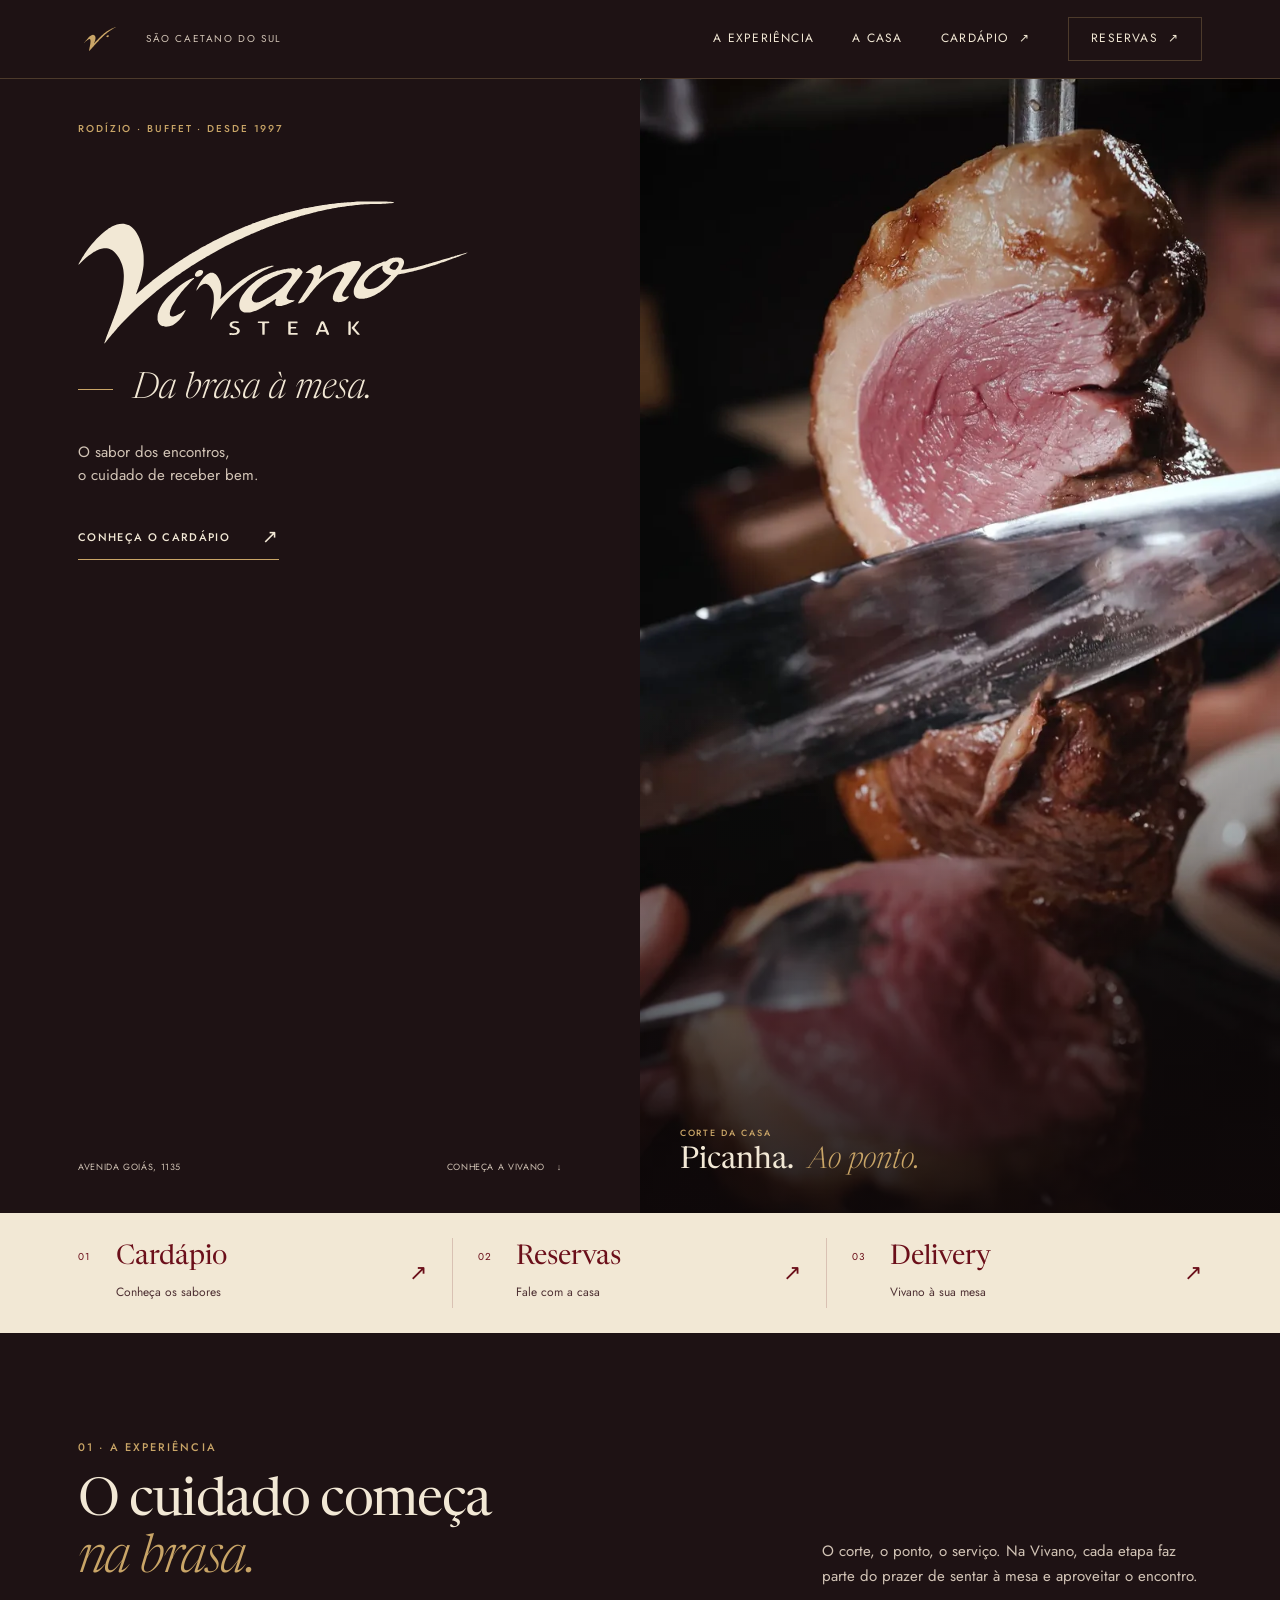
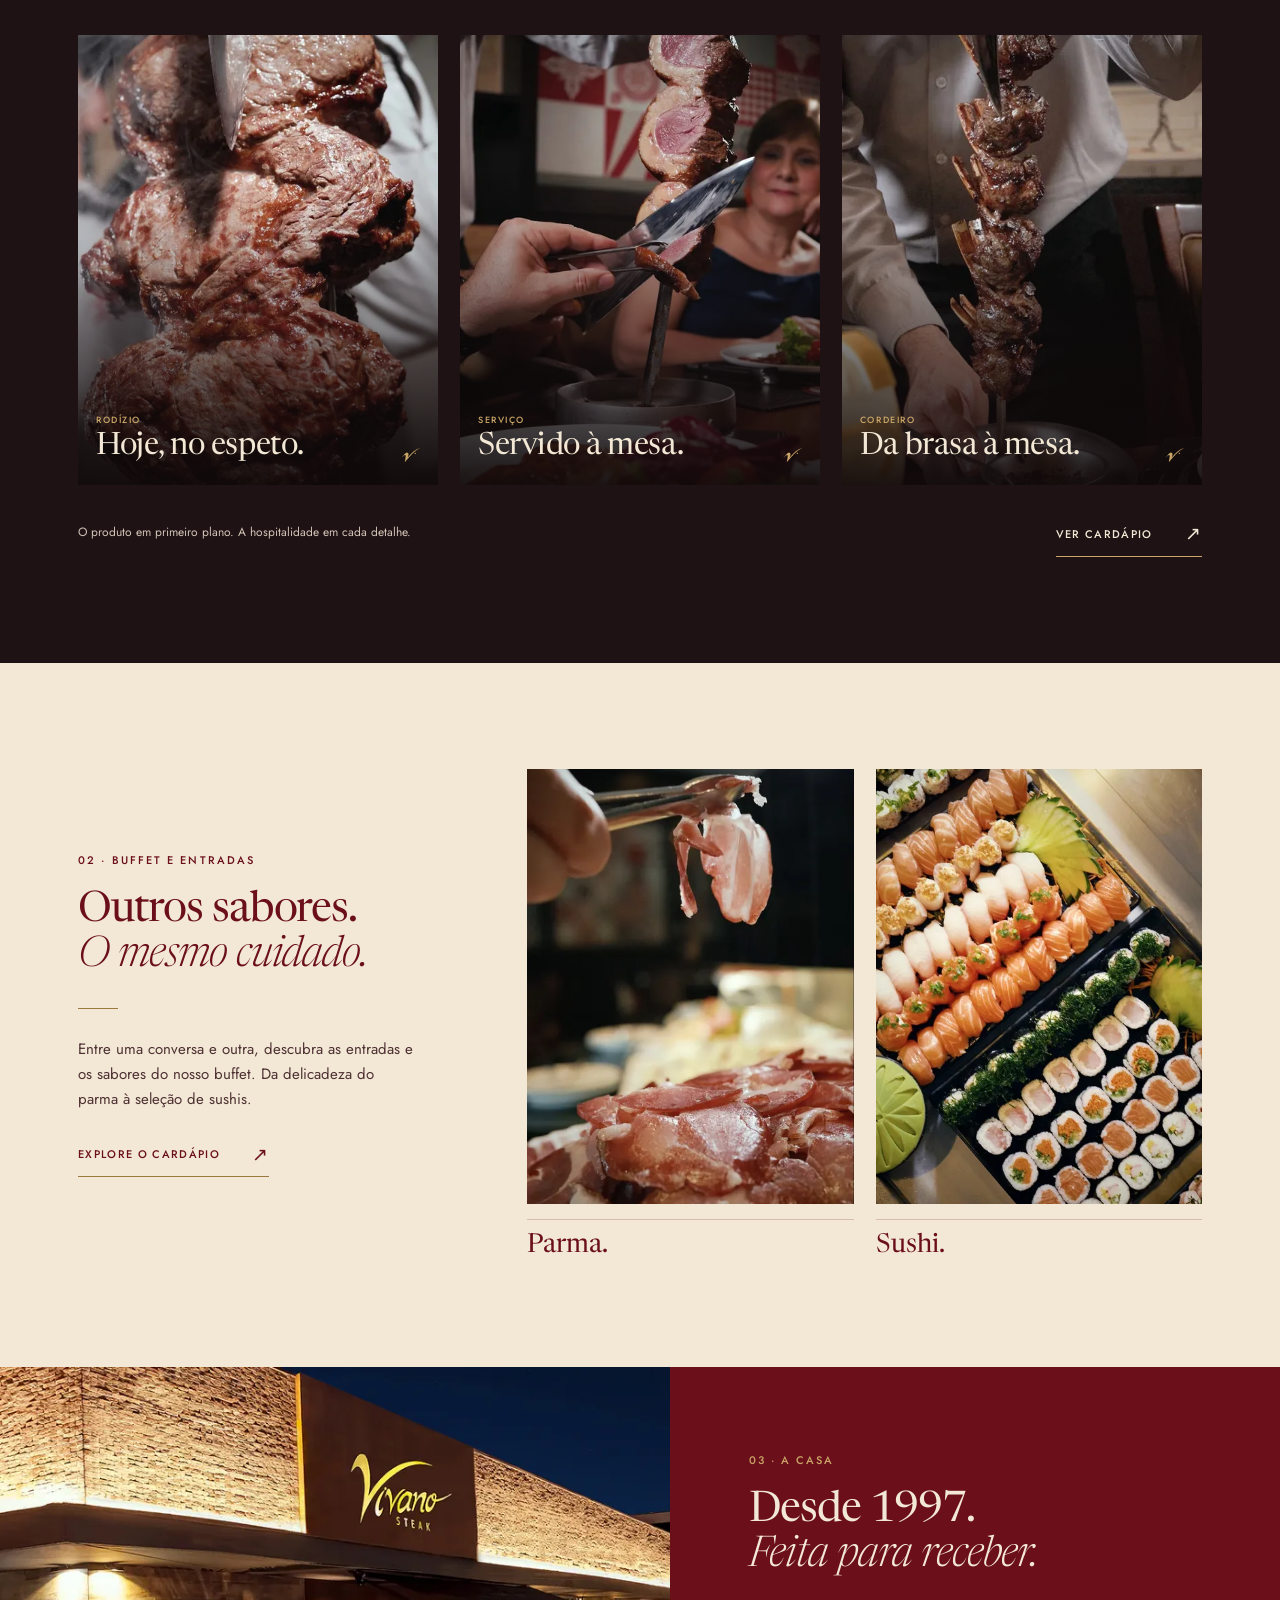
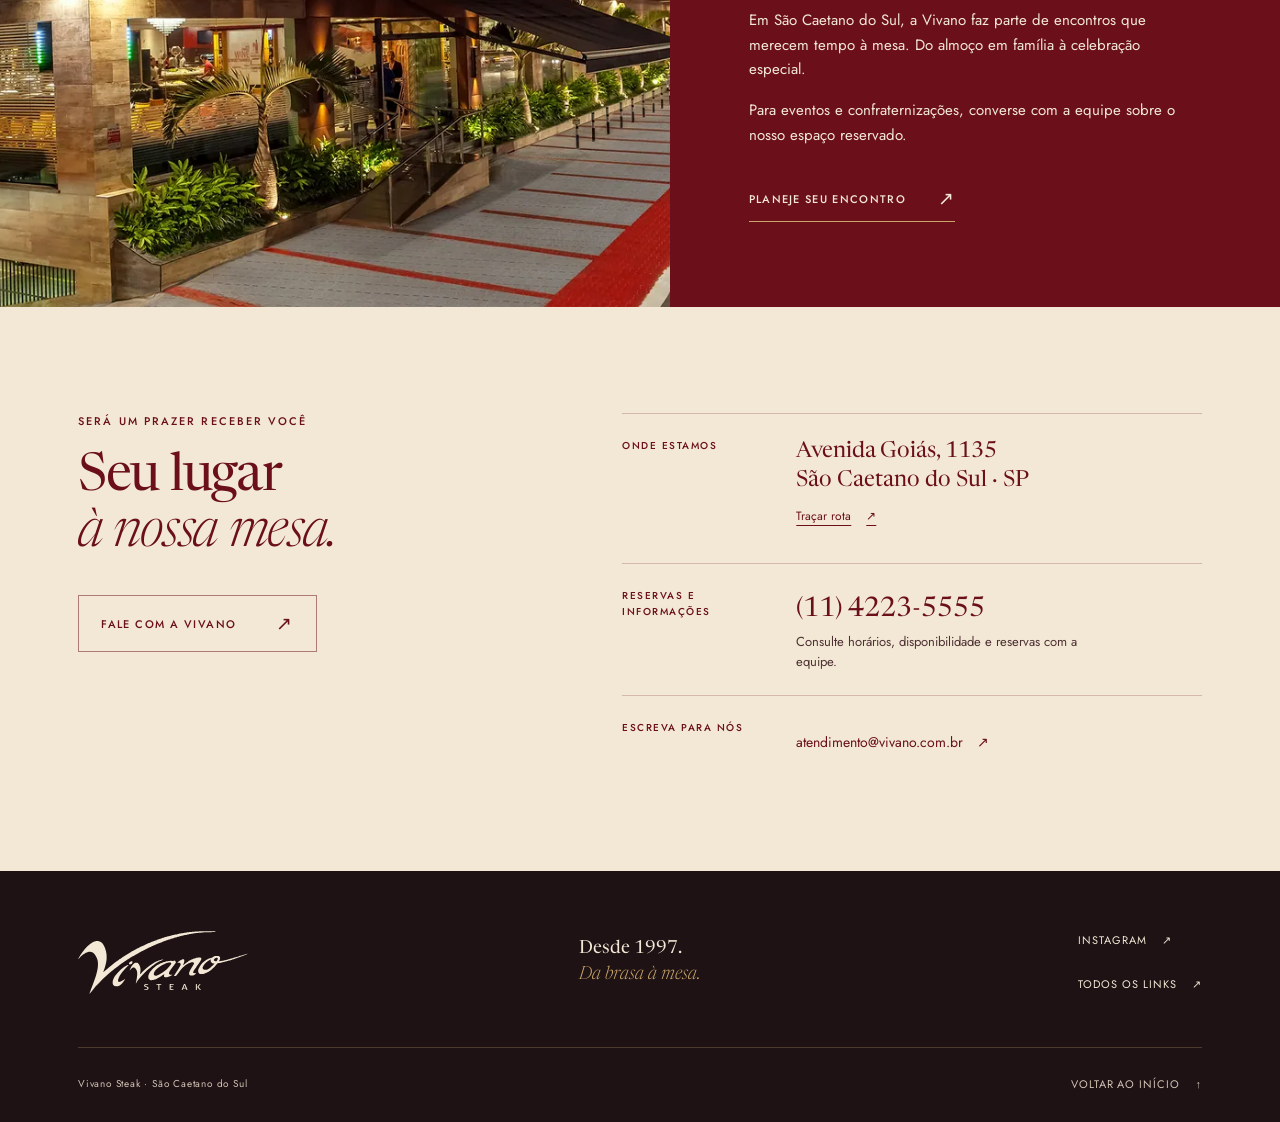
<file: index.html>
<!doctype html>
<html lang="pt-BR">
<head>
  <meta charset="utf-8">
  <meta name="viewport" content="width=device-width, initial-scale=1">
  <meta name="theme-color" content="#1e1214">
  <meta name="description" content="Vivano Steak. Desde 1997 em São Caetano do Sul. Conheça a casa, consulte o cardápio, peça delivery e fale conosco para reservas e eventos.">
  <meta property="og:type" content="website">
  <meta property="og:title" content="Vivano Steak · Desde 1997">
  <meta property="og:description" content="Da brasa à mesa. Rodízio, buffet e o prazer de receber em São Caetano do Sul.">
  <title>Vivano Steak · Desde 1997 · São Caetano do Sul</title>
  <link rel="icon" href="assets/v-ouro.svg" type="image/svg+xml">
  <link rel="preload" href="assets/Jost-Regular.woff2" as="font" type="font/woff2" crossorigin>
  <link rel="preload" href="assets/Newsreader-Regular.woff2" as="font" type="font/woff2" crossorigin>
  <link rel="preload" href="assets/picanha-800.webp" as="image" type="image/webp" imagesrcset="assets/picanha-480.webp 480w, assets/picanha-800.webp 800w, assets/picanha-1042.webp 1042w" imagesizes="(min-width: 900px) 50vw, 100vw">
  <script>document.documentElement.classList.add('js')</script>
  <link rel="stylesheet" href="styles.css">
  <script src="site.js" defer></script>
  <script type="application/ld+json">{"@context":"https://schema.org","@type":"Restaurant","name":"Vivano Steak","telephone":"+55 11 4223-5555","email":"atendimento@vivano.com.br","address":{"@type":"PostalAddress","streetAddress":"Avenida Goiás, 1135","addressLocality":"São Caetano do Sul","addressRegion":"SP","addressCountry":"BR"},"servesCuisine":"Churrasco"}</script>
</head>
<body>
  <a class="skip-link" href="#conteudo">Pular para o conteúdo</a>
  <header class="site-header" data-open="false">
    <div class="header-inner">
      <a class="header-mark" href="./" aria-label="Vivano Steak — início"><img src="assets/v-ouro.svg" width="40" height="31" alt=""></a>
      <span class="header-location">São Caetano do Sul</span>
      <button class="menu-toggle" aria-expanded="false" aria-controls="menu-principal"><span>Menu</span><svg width="20" height="14" viewBox="0 0 20 14" aria-hidden="true"><path d="M0 2H20M0 12H20"/></svg></button>
      <nav id="menu-principal" class="main-nav" aria-label="Navegação principal">
        <a href="#experiencia">A experiência</a>
        <a href="#casa">A casa</a>
        <a href="https://sites.google.com/view/vivanosteak/card%C3%A1pio">Cardápio <span aria-hidden="true">↗</span></a>
        <a class="nav-contact" href="tel:+551142235555">Reservas <span aria-hidden="true">↗</span></a>
      </nav>
    </div>
  </header>

  <main id="conteudo">
    <section class="cover" aria-labelledby="cover-title">
      <div class="cover-copy">
        <p class="eyebrow cover-eyebrow">Rodízio · Buffet · Desde 1997</p>
        <div class="cover-identity">
          <h1 id="cover-title"><img src="assets/logo-creme.svg" width="330" height="121" alt="Vivano Steak"></h1>
          <p class="cover-signature"><span aria-hidden="true"></span>Da brasa à mesa.</p>
          <p class="cover-description">O sabor dos encontros,<br>o cuidado de receber bem.</p>
          <a class="line-link" href="https://sites.google.com/view/vivanosteak/card%C3%A1pio">Conheça o cardápio <span aria-hidden="true">↗</span></a>
        </div>
        <div class="cover-foot"><span>Avenida Goiás, 1135</span><a href="#experiencia">Conheça a Vivano <span aria-hidden="true">↓</span></a></div>
      </div>
      <figure class="cover-photo">
        <img src="assets/picanha-800.webp" srcset="assets/picanha-480.webp 480w, assets/picanha-800.webp 800w, assets/picanha-1042.webp 1042w" sizes="(min-width: 900px) 50vw, 100vw" width="1042" height="1846" alt="Picanha da Vivano sendo fatiada diretamente do espeto" fetchpriority="high" decoding="async">
        <figcaption><span class="eyebrow">Corte da casa</span><span>Picanha. <em>Ao ponto.</em></span></figcaption>
      </figure>
    </section>

    <nav class="quick-links" aria-label="Planeje sua visita">
      <a href="https://sites.google.com/view/vivanosteak/card%C3%A1pio"><span class="link-index" aria-hidden="true">01</span><span>Cardápio</span><span class="link-note">Conheça os sabores</span><span class="arrow" aria-hidden="true">↗</span></a>
      <a href="tel:+551142235555"><span class="link-index" aria-hidden="true">02</span><span>Reservas</span><span class="link-note">Fale com a casa</span><span class="arrow" aria-hidden="true">↗</span></a>
      <a href="https://sites.google.com/view/vivanosteak/delivery"><span class="link-index" aria-hidden="true">03</span><span>Delivery</span><span class="link-note">Vivano à sua mesa</span><span class="arrow" aria-hidden="true">↗</span></a>
    </nav>

    <section class="experience section" id="experiencia" aria-labelledby="experience-title">
      <div class="container">
        <div class="section-heading">
          <div><p class="eyebrow">01 · A experiência</p><h2 id="experience-title">O cuidado começa<br><em>na brasa.</em></h2></div>
          <p class="section-description">O corte, o ponto, o serviço. Na Vivano, cada etapa faz parte do prazer de sentar à mesa e aproveitar o encontro.</p>
        </div>
        <div class="product-grid">
          <figure class="photo-card"><img src="assets/espeto-800.webp" srcset="assets/espeto-480.webp 480w, assets/espeto-800.webp 800w" sizes="(min-width: 700px) 30vw, 100vw" width="1104" height="1986" alt="Cortes de carne dourados no espeto" loading="lazy" decoding="async"><figcaption><span class="eyebrow">Rodízio</span><h3>Hoje, no espeto.</h3><img src="assets/v-ouro.svg" width="24" height="19" alt="" loading="lazy"></figcaption></figure>
          <figure class="photo-card"><img src="assets/servico-800.webp" srcset="assets/servico-480.webp 480w, assets/servico-800.webp 800w" sizes="(min-width: 700px) 30vw, 48vw" width="1036" height="1854" alt="Garçom servindo uma fatia de carne à mesa" loading="lazy" decoding="async"><figcaption><span class="eyebrow">Serviço</span><h3>Servido à mesa.</h3><img src="assets/v-ouro.svg" width="24" height="19" alt="" loading="lazy"></figcaption></figure>
          <figure class="photo-card"><img src="assets/cordeiro-800.webp" srcset="assets/cordeiro-480.webp 480w, assets/cordeiro-800.webp 800w" sizes="(min-width: 700px) 30vw, 48vw" width="1108" height="1966" alt="Cordeiro no espeto sendo servido na Vivano" loading="lazy" decoding="async"><figcaption><span class="eyebrow">Cordeiro</span><h3>Da brasa à mesa.</h3><img src="assets/v-ouro.svg" width="24" height="19" alt="" loading="lazy"></figcaption></figure>
        </div>
        <div class="section-foot"><p>O produto em primeiro plano. A hospitalidade em cada detalhe.</p><a class="line-link" href="https://sites.google.com/view/vivanosteak/card%C3%A1pio">Ver cardápio <span aria-hidden="true">↗</span></a></div>
      </div>
    </section>

    <section class="buffet section" aria-labelledby="buffet-title">
      <div class="container buffet-grid">
        <div class="buffet-copy"><p class="eyebrow">02 · Buffet e entradas</p><h2 id="buffet-title">Outros sabores.<br><em>O mesmo cuidado.</em></h2><div class="gold-rule" aria-hidden="true"></div><p>Entre uma conversa e outra, descubra as entradas e os sabores do nosso buffet. Da delicadeza do parma à seleção de sushis.</p><a class="line-link" href="https://sites.google.com/view/vivanosteak/card%C3%A1pio">Explore o cardápio <span aria-hidden="true">↗</span></a></div>
        <div class="buffet-photos">
          <figure><img src="assets/buffet-parma-800.webp" srcset="assets/buffet-parma-480.webp 480w, assets/buffet-parma-800.webp 800w" sizes="(min-width: 900px) 27vw, 48vw" width="1112" height="1984" alt="Fatia de presunto de parma servida no buffet" loading="lazy" decoding="async"><figcaption>Parma.</figcaption></figure>
          <figure><img src="assets/buffet-sushi-800.webp" srcset="assets/buffet-sushi-480.webp 480w, assets/buffet-sushi-800.webp 800w" sizes="(min-width: 900px) 27vw, 48vw" width="1114" height="1982" alt="Seleção de sushis no buffet da Vivano" loading="lazy" decoding="async"><figcaption>Sushi.</figcaption></figure>
        </div>
      </div>
    </section>

    <section class="house" id="casa" aria-labelledby="house-title">
      <div class="house-photo"><img src="assets/fachada-1000.webp" srcset="assets/fachada-640.webp 640w, assets/fachada-1000.webp 1000w, assets/fachada-1455.webp 1455w" sizes="(min-width: 900px) 55vw, 100vw" width="1455" height="855" alt="Fachada iluminada da Vivano Steak, na Avenida Goiás" loading="lazy" decoding="async"></div>
      <div class="house-copy"><p class="eyebrow">03 · A casa</p><h2 id="house-title">Desde 1997.<br><em>Feita para receber.</em></h2><p>Em São Caetano do Sul, a Vivano faz parte de encontros que merecem tempo à mesa. Do almoço em família à celebração especial.</p><p>Para eventos e confraternizações, converse com a equipe sobre o nosso espaço reservado.</p><a class="line-link" href="mailto:atendimento@vivano.com.br?subject=Eventos%20na%20Vivano">Planeje seu encontro <span aria-hidden="true">↗</span></a></div>
    </section>

    <section class="visit section" id="visite" aria-labelledby="visit-title">
      <div class="container visit-grid">
        <div class="visit-intro"><p class="eyebrow">Será um prazer receber você</p><h2 id="visit-title">Seu lugar<br><em>à nossa mesa.</em></h2><a class="outline-button" href="tel:+551142235555">Fale com a Vivano <span aria-hidden="true">↗</span></a></div>
        <div class="visit-info">
          <div class="info-row"><h3>Onde estamos</h3><div><address>Avenida Goiás, 1135<br>São Caetano do Sul · SP</address><a class="inline-link" href="https://www.google.com/maps/search/?api=1&amp;query=Vivano%20Steak%2C%20Avenida%20Goi%C3%A1s%201135%2C%20S%C3%A3o%20Caetano%20do%20Sul">Traçar rota <span aria-hidden="true">↗</span></a></div></div>
          <div class="info-row"><h3>Reservas e informações</h3><div><a class="contact-phone" href="tel:+551142235555">(11) 4223-5555</a><p>Consulte horários, disponibilidade e reservas com a equipe.</p></div></div>
          <div class="info-row"><h3>Escreva para nós</h3><a class="contact-email" href="mailto:atendimento@vivano.com.br">atendimento@vivano.com.br <span aria-hidden="true">↗</span></a></div>
        </div>
      </div>
    </section>
  </main>

  <footer class="site-footer">
    <div class="container footer-main"><a class="footer-logo" href="./" aria-label="Vivano Steak — início"><img src="assets/logo-creme.svg" width="894" height="328" alt="Vivano Steak"></a><p>Desde 1997.<br><em>Da brasa à mesa.</em></p><nav aria-label="Redes e links"><a href="https://www.instagram.com/vivano.steak/">Instagram <span aria-hidden="true">↗</span></a><a href="tree/">Todos os links <span aria-hidden="true">↗</span></a></nav></div>
    <div class="container footer-bottom"><span>Vivano Steak · São Caetano do Sul</span><a href="#conteudo">Voltar ao início <span aria-hidden="true">↑</span></a></div>
  </footer>
</body>
</html>
</file>
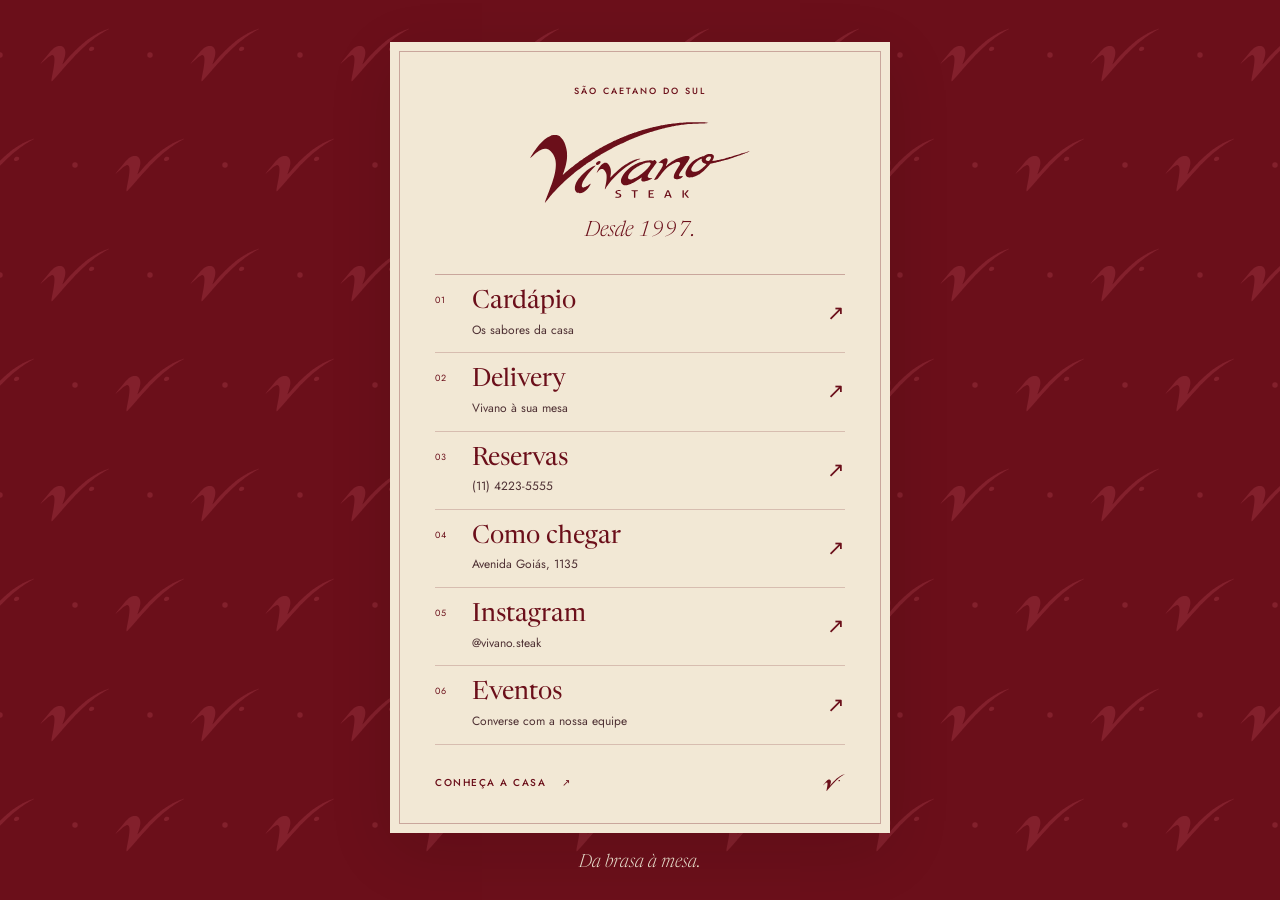
<file: tree/index.html>
<!doctype html>
<html lang="pt-BR">
<head>
  <meta charset="utf-8">
  <meta name="viewport" content="width=device-width, initial-scale=1">
  <meta name="theme-color" content="#6b0f1a">
  <meta name="description" content="Vivano Steak: cardápio, delivery, reservas, localização, Instagram e eventos. Todos os caminhos para a casa, em um só lugar.">
  <meta property="og:title" content="Vivano Steak · Links">
  <meta property="og:description" content="Desde 1997. Cardápio, delivery, reservas e contato.">
  <title>Vivano Steak · Cardápio, reservas e links</title>
  <link rel="icon" href="../assets/v-ouro.svg" type="image/svg+xml">
  <link rel="preload" href="../assets/Jost-Regular.woff2" as="font" type="font/woff2" crossorigin>
  <link rel="preload" href="../assets/Newsreader-Regular.woff2" as="font" type="font/woff2" crossorigin>
  <link rel="stylesheet" href="../styles.css">
  <link rel="stylesheet" href="tree.css">
</head>
<body class="tree-page">
  <a class="skip-link" href="#links">Pular para os links</a>
  <main class="tree-shell">
    <div class="tree-paper">
      <header class="tree-heading">
        <p class="tree-kicker">São Caetano do Sul</p>
        <h1><a href="../" aria-label="Vivano Steak — site"><img src="../assets/logo-vinho.svg" width="894" height="328" alt="Vivano Steak"></a></h1>
        <p class="tree-signature">Desde 1997.</p>
      </header>
      <nav class="tree-links" id="links" aria-label="Links da Vivano">
        <a href="https://sites.google.com/view/vivanosteak/card%C3%A1pio"><span class="tree-index" aria-hidden="true">01</span><span class="tree-label">Cardápio<small>Os sabores da casa</small></span><span class="tree-arrow" aria-hidden="true">↗</span></a>
        <a href="https://sites.google.com/view/vivanosteak/delivery"><span class="tree-index" aria-hidden="true">02</span><span class="tree-label">Delivery<small>Vivano à sua mesa</small></span><span class="tree-arrow" aria-hidden="true">↗</span></a>
        <a href="tel:+551142235555"><span class="tree-index" aria-hidden="true">03</span><span class="tree-label">Reservas<small>(11) 4223-5555</small></span><span class="tree-arrow" aria-hidden="true">↗</span></a>
        <a href="https://www.google.com/maps/search/?api=1&amp;query=Vivano%20Steak%2C%20Avenida%20Goi%C3%A1s%201135%2C%20S%C3%A3o%20Caetano%20do%20Sul"><span class="tree-index" aria-hidden="true">04</span><span class="tree-label">Como chegar<small>Avenida Goiás, 1135</small></span><span class="tree-arrow" aria-hidden="true">↗</span></a>
        <a href="https://www.instagram.com/vivano.steak/"><span class="tree-index" aria-hidden="true">05</span><span class="tree-label">Instagram<small>@vivano.steak</small></span><span class="tree-arrow" aria-hidden="true">↗</span></a>
        <a href="mailto:atendimento@vivano.com.br?subject=Eventos%20na%20Vivano"><span class="tree-index" aria-hidden="true">06</span><span class="tree-label">Eventos<small>Converse com a nossa equipe</small></span><span class="tree-arrow" aria-hidden="true">↗</span></a>
      </nav>
      <footer class="tree-footer"><a href="../">Conheça a casa <span aria-hidden="true">↗</span></a><img src="../assets/v-vinho.svg" width="24" height="19" alt=""></footer>
    </div>
    <p class="tree-bottom">Da brasa à mesa.</p>
  </main>
</body>
</html>
</file>
<file: styles.css>
@font-face{font-family:Newsreader;src:url('assets/Newsreader-Regular.woff2') format('woff2');font-weight:400;font-style:normal;font-display:swap}
@font-face{font-family:Newsreader;src:url('assets/Newsreader-LightItalic.woff2') format('woff2');font-weight:400;font-style:italic;font-display:swap}
@font-face{font-family:Jost;src:url('assets/Jost-Regular.woff2') format('woff2');font-weight:400;font-style:normal;font-display:swap}
@font-face{font-family:Jost;src:url('assets/Jost-Medium.woff2') format('woff2');font-weight:500 700;font-style:normal;font-display:swap}
:root{--ebony:#1e1214;--wine:#6b0f1a;--cream:#f2e8d5;--gold:#c9a567;--muted:#d2c4b6;--ink:#4e3033;--line:rgba(201,165,103,.27);--page-pad:clamp(24px,6.1vw,88px);--max:1264px}
*{box-sizing:border-box}
html{scroll-behavior:smooth;scroll-padding-top:24px}
body{margin:0;background:var(--ebony);color:var(--cream);font:400 16px/1.65 Jost,Arial,sans-serif;-webkit-font-smoothing:antialiased}
img{display:block;max-width:100%}
figure,p,h1,h2,h3{margin:0}
a{color:inherit;text-underline-offset:5px;text-decoration-thickness:1px}
button{font:inherit}
a,button{-webkit-tap-highlight-color:transparent}
:focus-visible{outline:2px solid currentColor;outline-offset:6px}
h1,h2,h3{font-family:Newsreader,Georgia,serif;font-weight:400}
h2{font-size:clamp(36px,4.1vw,56px);line-height:1.08;letter-spacing:-.025em}
em{font-weight:400}
.container{width:min(calc(100% - var(--page-pad)*2),var(--max));margin-inline:auto}
.section{padding-block:clamp(72px,8.3vw,120px)}
.eyebrow{color:var(--gold);font-size:11px;font-weight:500;line-height:1.5;letter-spacing:.19em;text-transform:uppercase}
.skip-link{position:fixed;top:12px;left:12px;padding:12px 18px;background:var(--cream);color:var(--wine);z-index:100;transform:translateY(-160%)}
.skip-link:focus{transform:none}
.site-header{border-bottom:1px solid var(--line);position:relative;z-index:5;background:var(--ebony)}
.header-inner{display:flex;align-items:center;gap:24px;min-height:78px;padding:12px var(--page-pad);flex-wrap:wrap}
.header-mark{display:flex;align-items:center;justify-content:center;min-height:44px;width:44px;flex:none}
.header-mark img{width:32px;height:auto}
.header-location{font-size:10px;letter-spacing:.16em;text-transform:uppercase;color:var(--muted)}
.main-nav{display:flex;align-items:center;gap:clamp(20px,3vw,44px);margin-left:auto;font-size:12px;letter-spacing:.1em;text-transform:uppercase}
.main-nav a{min-height:44px;display:flex;align-items:center;gap:10px;text-decoration:none}
.main-nav a:hover{color:var(--gold)}
.nav-contact{padding-inline:22px;border:1px solid var(--line)}
.menu-toggle{display:none;align-items:center;gap:15px;min-height:44px;margin-left:auto;padding:0;border:0;background:none;color:var(--cream);font-size:12px;letter-spacing:.1em;text-transform:uppercase;cursor:pointer}
.menu-toggle svg{stroke:currentColor;stroke-width:1;fill:none}
.cover{display:grid}
.cover-copy{padding:34px var(--page-pad) 25px;display:flex;flex-direction:column;min-width:0}
.cover-eyebrow{font-size:10px}
.cover-identity{padding-block:60px 42px}
.cover-identity h1{width:min(100%,330px);aspect-ratio:894/328}
.cover-identity h1 img{width:100%;height:100%}
.cover-signature{display:flex;align-items:center;gap:20px;margin-top:24px;font:italic 400 clamp(28px,2.8vw,36px)/1.2 Newsreader,Georgia,serif;white-space:nowrap}
.cover-signature>span{height:1px;width:35px;background:var(--gold);flex:none}
.cover-description{margin-top:30px;color:var(--muted);line-height:1.55;font-size:15px}
.line-link{display:inline-flex;align-items:center;justify-content:space-between;gap:32px;min-height:48px;border-bottom:1px solid var(--gold);padding-block:12px 9px;text-decoration:none;font-size:11px;font-weight:500;letter-spacing:.12em;text-transform:uppercase;transition:color .2s,border-color .2s}
.line-link:hover{color:var(--gold);border-color:currentColor}
.line-link span{font-size:19px;font-weight:400;line-height:1}
.cover-identity .line-link{margin-top:24px}
.cover-foot{display:flex;justify-content:space-between;align-items:center;gap:18px;margin-top:auto;font-size:10px;line-height:1.5;letter-spacing:.1em;text-transform:uppercase;color:var(--muted)}
.cover-foot a{display:flex;align-items:center;gap:12px;min-height:44px;text-decoration:none}
.cover-photo{position:relative;overflow:hidden;min-width:0;height:480px}
.cover-photo>img{width:100%;height:100%;object-fit:cover;object-position:center 45%}
.cover-photo::after{content:"";position:absolute;inset:55% 0 0;background:linear-gradient(transparent,rgba(16,9,10,.86));pointer-events:none}
.cover-photo figcaption{position:absolute;z-index:1;bottom:30px;left:var(--page-pad);right:24px}
.cover-photo figcaption>.eyebrow{display:block;margin-bottom:5px;font-size:9px}
.cover-photo figcaption>span:last-child{font:400 30px/1.15 Newsreader,Georgia,serif}
.cover-photo figcaption em{color:var(--gold);margin-left:8px}
.quick-links{display:grid;background:var(--cream);color:var(--wine);padding-inline:var(--page-pad)}
.quick-links>a{display:grid;grid-template-columns:20px 1fr auto;align-items:center;column-gap:18px;padding:22px 0;border-bottom:1px solid rgba(107,15,26,.18);text-decoration:none;min-height:88px}
.quick-links>a:last-child{border-bottom:0}
.quick-links>a>span:nth-child(2){font:400 27px/1.1 Newsreader,Georgia,serif}
.link-index{font-size:10px;letter-spacing:.1em;align-self:center}
.link-note{font-size:12px;color:var(--ink);grid-column:2;grid-row:2}
.quick-links .arrow{grid-column:3;grid-row:1/3;font-size:22px;transition:transform .2s}
.quick-links>a:hover .arrow{transform:translate(3px,-3px)}
.section-heading{display:grid;gap:24px;margin-bottom:38px}
.section-heading .eyebrow,.buffet .eyebrow,.house .eyebrow,.visit .eyebrow{margin-bottom:20px}
.section-heading h2 em{color:var(--gold)}
.section-description{max-width:380px;color:var(--muted);font-size:15px}
.product-grid{display:grid;grid-template-columns:1fr 1fr;gap:14px}
.photo-card{position:relative;isolation:isolate;overflow:hidden;aspect-ratio:3/5;background:#120c0d}
.photo-card:first-child{grid-column:1/-1;aspect-ratio:5/4}
.photo-card>img{width:100%;height:100%;object-fit:cover;object-position:center 43%;transition:transform .7s ease}
.photo-card::after{content:"";position:absolute;inset:35% 0 0;background:linear-gradient(transparent,rgba(16,9,10,.93));z-index:0;pointer-events:none}
.photo-card figcaption{position:absolute;z-index:1;bottom:20px;left:18px;right:18px;padding-right:16px}
.photo-card .eyebrow{display:block;font-size:9px;letter-spacing:.17em;margin-bottom:4px}
.photo-card h3{font-size:clamp(22px,2.4vw,31px);line-height:1.12;letter-spacing:-.015em}
.photo-card figcaption img{position:absolute;right:0;bottom:3px;width:18px;height:auto}
.section-foot{display:flex;flex-wrap:wrap;align-items:center;justify-content:space-between;gap:15px;padding-top:24px}
.section-foot p{color:var(--muted);font-size:12px;max-width:340px}
.buffet{background:var(--cream);color:var(--wine)}
.buffet-grid{display:grid;gap:36px}
.buffet .eyebrow{color:var(--wine)}
.buffet-copy>p:not(.eyebrow){color:var(--ink);font-size:15px;max-width:340px;margin-bottom:18px}
.gold-rule{height:1px;width:40px;background:#9b783e;margin-block:28px}
.buffet .line-link{border-color:#9b783e}
.buffet .line-link:hover{color:var(--wine);border-color:var(--wine)}
.buffet-photos{display:grid;grid-template-columns:1fr 1fr;gap:16px}
.buffet-photos figure{min-width:0}
.buffet-photos img{width:100%;height:auto;aspect-ratio:3/4;object-fit:cover}
.buffet-photos figcaption{border-top:1px solid rgba(107,15,26,.2);margin-top:15px;padding-top:12px;font:400 26px/1.1 Newsreader,Georgia,serif}
.house{display:grid;background:var(--wine)}
.house-photo img{width:100%;height:auto;aspect-ratio:1455/855;object-fit:cover}
.house-copy{padding:60px var(--page-pad);align-self:center}
.house-copy h2{margin-bottom:28px}
.house-copy>p:not(.eyebrow){font-size:15px;max-width:440px;margin-bottom:16px}
.house-copy .line-link{margin-top:10px}
.visit{background:var(--cream);color:var(--wine)}
.visit .eyebrow{color:var(--wine)}
.visit-grid{display:grid;gap:46px}
.outline-button{display:inline-flex;justify-content:space-between;align-items:center;gap:40px;min-height:52px;margin-top:32px;padding:12px 22px;border:1px solid rgba(107,15,26,.5);text-decoration:none;font-size:11px;font-weight:500;letter-spacing:.13em;text-transform:uppercase;transition:background .2s,color .2s}
.outline-button:hover{background:var(--wine);color:var(--cream)}
.outline-button span{font-size:19px}
.info-row{display:grid;gap:12px;border-top:1px solid rgba(107,15,26,.22);padding:24px 0}
.info-row:last-child{padding-bottom:0}
.info-row h3{font:500 10px/1.6 Jost,Arial,sans-serif;letter-spacing:.15em;text-transform:uppercase}
.info-row address{font:400 22px/1.3 Newsreader,Georgia,serif}
.inline-link{display:inline-flex;align-items:center;gap:15px;min-height:44px;font-size:12px}
.contact-phone{display:inline-flex;align-items:center;font:400 27px/1.2 Newsreader,Georgia,serif;text-decoration:none;min-height:44px}
.info-row p{font-size:13px;color:var(--ink);max-width:290px;line-height:1.5}
.contact-email{display:inline-flex;gap:14px;align-items:center;min-height:44px;font-size:14px;text-decoration:none;overflow-wrap:anywhere}
.site-footer{padding-top:48px}
.footer-main{display:grid;grid-template-columns:1fr 1fr;gap:28px;align-items:center;padding-bottom:40px}
.footer-logo{display:block;width:min(100%,170px)}
.footer-logo img{height:auto}
.footer-main>p{font:400 18px/1.4 Newsreader,Georgia,serif;justify-self:end}
.footer-main>p em{color:var(--gold)}
.footer-main nav{display:flex;justify-content:space-between;gap:28px;grid-column:1/-1}
.footer-main nav a,.footer-bottom a{display:inline-flex;align-items:center;gap:15px;min-height:44px;text-decoration:none;font-size:11px;letter-spacing:.09em;text-transform:uppercase}
.footer-main nav a:hover,.footer-bottom a:hover{color:var(--gold)}
.footer-bottom{border-top:1px solid var(--line);padding-block:15px;display:flex;justify-content:space-between;align-items:center;flex-wrap:wrap;gap:8px 20px;font-size:10px;letter-spacing:.08em;color:var(--muted)}
.sr-only{position:absolute;width:1px;height:1px;padding:0;margin:-1px;overflow:hidden;clip:rect(0,0,0,0);white-space:nowrap;border:0}
@media(max-width:799px){.header-inner{gap:16px}.header-location{font-size:9px}.main-nav{width:100%;margin:0;display:grid;grid-template-columns:1fr 1fr;gap:8px 24px;padding-bottom:14px}.js .menu-toggle{display:flex}.js .main-nav{display:none}.js .site-header[data-open=true] .main-nav{display:grid}.nav-contact{padding-inline:0;border:0}.main-nav a{font-size:11px}}
@media(min-width:700px){.quick-links{grid-template-columns:repeat(3,1fr);padding-block:25px}.quick-links>a{padding:0 25px;border-bottom:0;border-right:1px solid rgba(107,15,26,.18);min-height:70px}.quick-links>a:first-child{padding-left:0}.quick-links>a:last-child{border-right:0;padding-right:0}.product-grid{grid-template-columns:repeat(3,1fr);gap:22px}.photo-card,.photo-card:first-child{grid-column:auto;aspect-ratio:4/5}.section-heading{grid-template-columns:1.2fr 1fr;align-items:end;gap:70px;margin-bottom:46px}.section-description{justify-self:end}.footer-main{grid-template-columns:1fr 1fr 1fr}.footer-main>p{justify-self:center}.footer-main nav{grid-column:auto;justify-self:end;flex-direction:column;gap:0}.visit-grid{grid-template-columns:.9fr 1.1fr;gap:70px}.info-row{grid-template-columns:150px 1fr;gap:24px}}
@media(min-width:900px){.cover{grid-template-columns:1fr 1fr;min-height:650px}.cover-copy{padding:42px clamp(40px,6.1vw,88px) 24px}.cover-identity{padding-block:65px 52px}.cover-identity h1{width:100%;max-width:390px}.cover-photo{height:auto;min-height:650px}.cover-photo figcaption{left:40px;bottom:34px}.cover-foot{font-size:9px;letter-spacing:.07em}.cover-foot>span{max-width:120px}.buffet-grid{grid-template-columns:.9fr 1.6fr;gap:70px;align-items:center}.buffet-copy h2{font-size:clamp(34px,3.3vw,48px)}.buffet-photos{gap:22px}.house{grid-template-columns:1.1fr 1fr}.house-photo{min-height:540px}.house-photo img{height:100%;aspect-ratio:auto;object-position:center}.house-copy{padding:60px clamp(40px,6.1vw,88px)}.house-copy h2{font-size:clamp(35px,3.3vw,48px)}}
@media(min-width:1300px){.cover{min-height:710px}.cover-photo{min-height:710px}.cover-identity{margin-block:auto}.photo-card figcaption{left:28px;right:28px;bottom:26px}}
@media(max-width:359px){:root{--page-pad:20px}.header-location{display:none}.cover-signature{font-size:26px;gap:14px}.cover-foot{font-size:9px;gap:12px}.photo-card figcaption{left:12px;right:12px}.photo-card h3{font-size:21px}.contact-email{font-size:12px}.footer-main{grid-template-columns:1fr}.footer-main>p{justify-self:start}.footer-main nav{grid-column:auto;flex-wrap:wrap}}
@media(hover:hover){.photo-card:hover>img{transform:scale(1.035)}}
.motion .reveal{opacity:0;transform:translateY(18px);transition:opacity .75s cubic-bezier(.22,1,.36,1) var(--reveal-delay,0ms),transform .75s cubic-bezier(.22,1,.36,1) var(--reveal-delay,0ms)}
.motion .reveal.is-visible{opacity:1;transform:none}
@media(prefers-reduced-motion:reduce){html{scroll-behavior:auto}*,*::before,*::after{transition:none!important;animation:none!important}.photo-card:hover>img,.quick-links>a:hover .arrow{transform:none}}
</file>
<file: tree/tree.css>
.tree-page{background:var(--wine) url('../assets/pat-assinatura-tom.svg') repeat;background-size:150px 220px;color:var(--wine);min-height:100vh;min-height:100dvh;display:grid;place-items:center}
.tree-shell{width:min(calc(100% - 28px),500px);padding-block:28px 18px}
.tree-paper{position:relative;background:var(--cream);padding:35px 30px 24px;box-shadow:0 18px 60px rgba(17,8,10,.12)}
.tree-paper::before{content:"";position:absolute;inset:9px;border:1px solid rgba(107,15,26,.3);pointer-events:none}
.tree-heading{text-align:center;padding-bottom:26px}
.tree-kicker{font-size:9px;font-weight:500;line-height:1.5;letter-spacing:.22em;text-transform:uppercase;margin-bottom:25px}
.tree-heading h1{width:210px;max-width:85%;margin-inline:auto}
.tree-heading h1 a{display:block}
.tree-heading img{width:100%;height:auto}
.tree-signature{font:italic 400 21px/1.2 Newsreader,Georgia,serif;margin-top:16px}
.tree-links{border-top:1px solid rgba(107,15,26,.3)}
.tree-links>a{display:grid;grid-template-columns:20px 1fr 18px;align-items:center;gap:17px;min-height:75px;padding:14px 0;border-bottom:1px solid rgba(107,15,26,.2);text-decoration:none;transition:background-color .2s}
.tree-index{font-size:9px;letter-spacing:.1em;align-self:start;padding-top:4px}
.tree-label{font:400 25px/1.1 Newsreader,Georgia,serif}
.tree-label small{display:block;margin-top:5px;color:var(--ink);font:400 12px/1.4 Jost,Arial,sans-serif}
.tree-arrow{font:400 21px/1 Jost,Arial,sans-serif;transition:transform .2s}
.tree-links>a:hover{background:rgba(107,15,26,.035)}
.tree-links>a:hover .tree-arrow{transform:translate(2px,-2px)}
.tree-links>a:focus-visible{outline:2px solid var(--wine);outline-offset:3px}
.tree-footer{display:flex;justify-content:space-between;align-items:center;gap:24px;padding-top:16px}
.tree-footer a{display:inline-flex;align-items:center;gap:16px;min-height:44px;font-size:10px;font-weight:500;letter-spacing:.15em;text-transform:uppercase;text-decoration:none}
.tree-footer img{width:22px;height:auto}
.tree-bottom{color:var(--cream);text-align:center;font:italic 400 18px/1.2 Newsreader,Georgia,serif;padding-top:20px}
@media(min-width:600px){.tree-shell{padding-block:40px 24px}.tree-paper{padding:42px 45px 28px}.tree-heading{padding-bottom:30px}.tree-links>a{min-height:78px}.tree-heading h1{width:220px}}
@media(max-width:359px){.tree-paper{padding-inline:24px}.tree-links>a{gap:12px;grid-template-columns:16px 1fr 16px}.tree-label{font-size:23px}.tree-label small{font-size:11px}.tree-kicker{font-size:8px}}
@media(prefers-reduced-motion:reduce){.tree-links>a:hover .tree-arrow{transform:none}}
</file>
